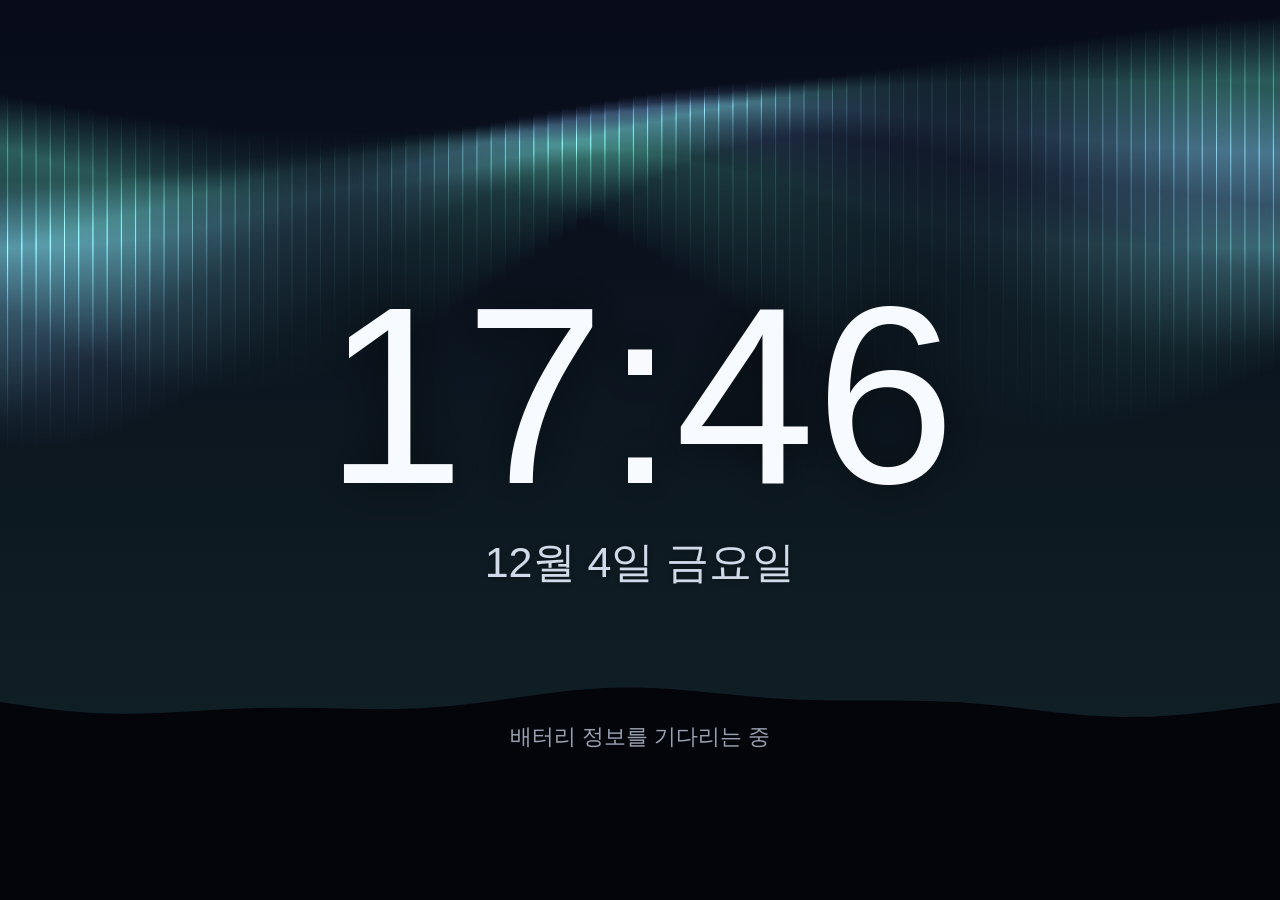
<file: creator-kit/web-samples/aurora-clock/web/index.html>
<!doctype html>
<html lang="ko">
<meta charset="utf-8">
<meta name="viewport" content="width=device-width,initial-scale=1">
<title>오로라 시계 · 웹 샘플</title>
<style>html,body{margin:0;height:100%;overflow:hidden;background:#05070d}canvas{display:block;width:100%;height:100%}</style>
<canvas id="scene"></canvas>
<script src="common.js"></script>
<script src="scene.js"></script>
</html>
</file>
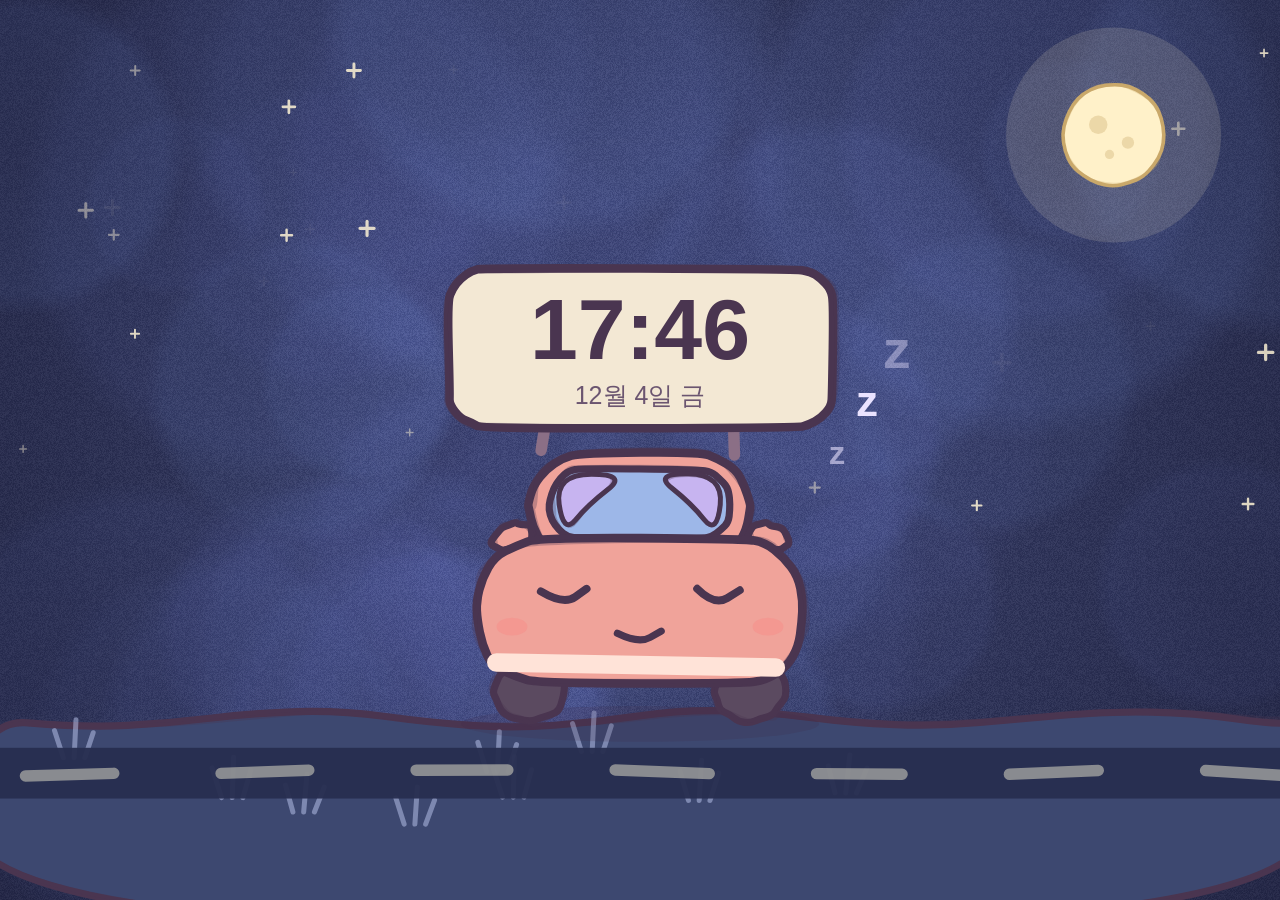
<file: creator-kit/web-samples/bangul-car/web/index.html>
<!doctype html>
<html lang="ko">
<meta charset="utf-8">
<meta name="viewport" content="width=device-width,initial-scale=1">
<title>꼬마차 방울 · 캐릭터 샘플</title>
<style>html,body{margin:0;height:100%;overflow:hidden;background:#FBF5EC}canvas{display:block;width:100%;height:100%}</style>
<canvas id="scene"></canvas>
<script src="common.js"></script>
<script src="sketch.js"></script>
<script src="scene.js"></script>
</html>
</file>
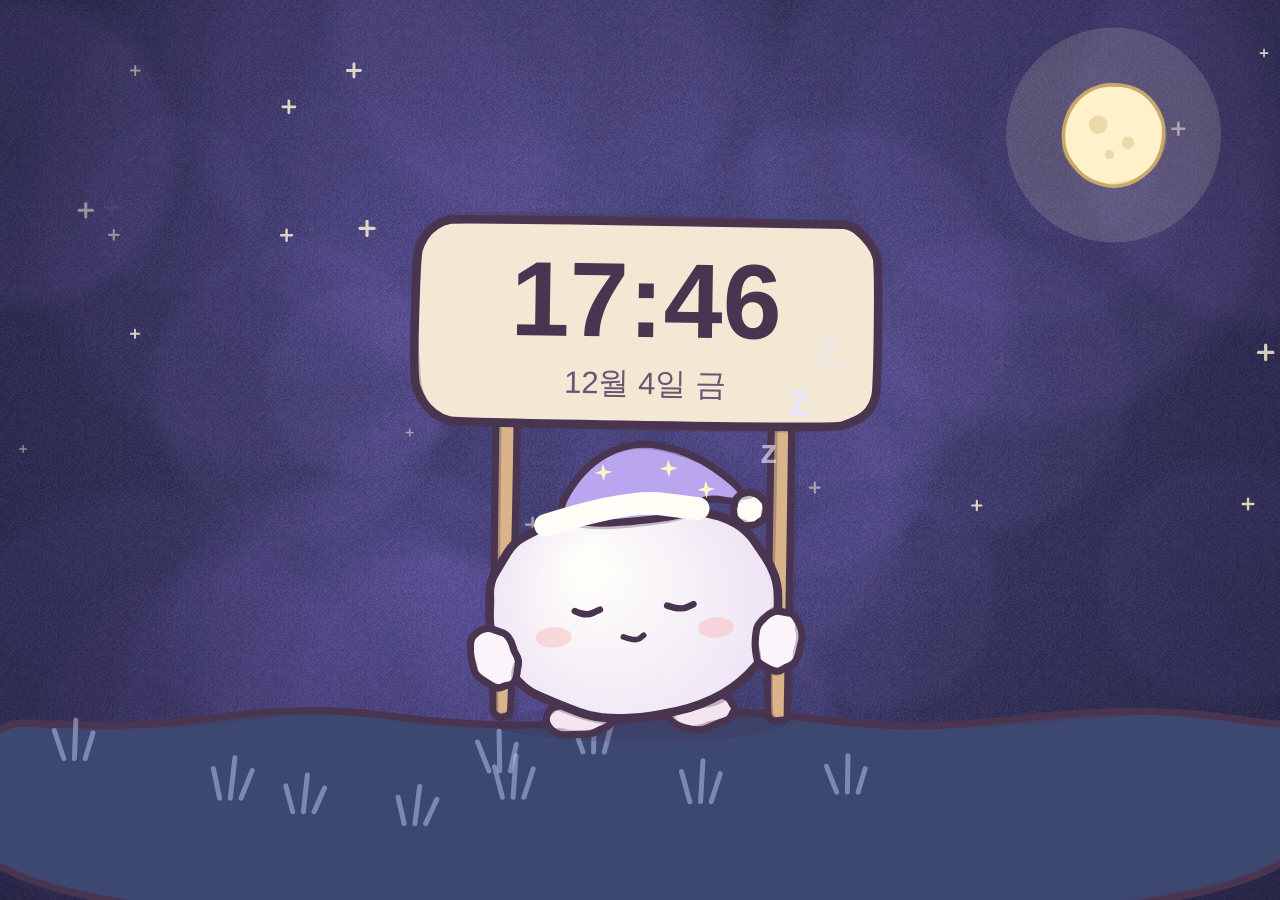
<file: creator-kit/web-samples/monggeul-cloud/web/index.html>
<!doctype html>
<html lang="ko">
<meta charset="utf-8">
<meta name="viewport" content="width=device-width,initial-scale=1">
<title>구름떡 몽글 · 캐릭터 샘플</title>
<style>html,body{margin:0;height:100%;overflow:hidden;background:#FBF5EC}canvas{display:block;width:100%;height:100%}</style>
<canvas id="scene"></canvas>
<script src="common.js"></script>
<script src="sketch.js"></script>
<script src="scene.js"></script>
</html>
</file>
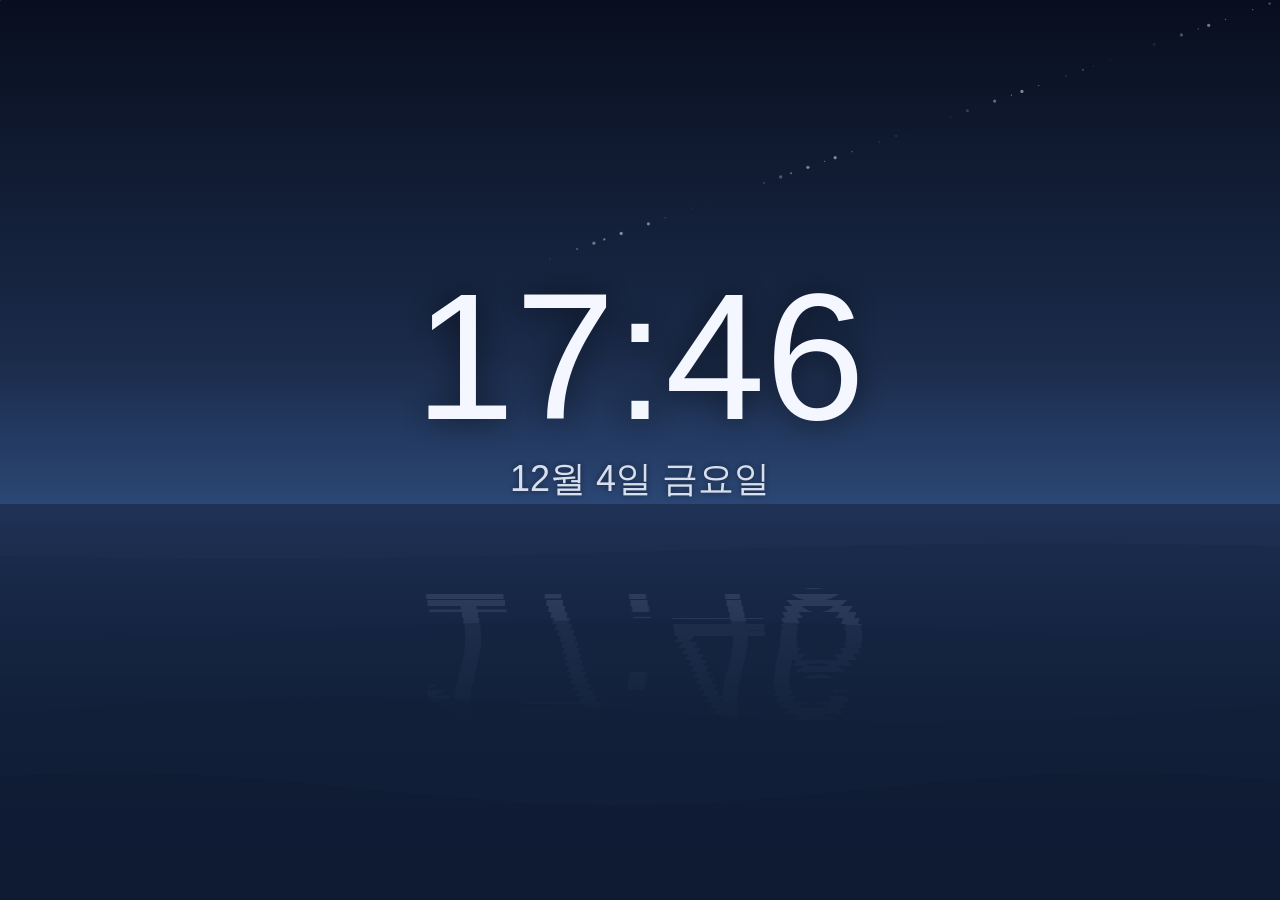
<file: creator-kit/web-samples/night-sea-radio/web/index.html>
<!doctype html>
<html lang="ko">
<meta charset="utf-8">
<meta name="viewport" content="width=device-width,initial-scale=1">
<title>밤바다 라디오 · 웹 샘플</title>
<style>html,body{margin:0;height:100%;overflow:hidden;background:#05070d}canvas{display:block;width:100%;height:100%}</style>
<canvas id="scene"></canvas>
<script src="common.js"></script>
<script src="scene.js"></script>
</html>
</file>
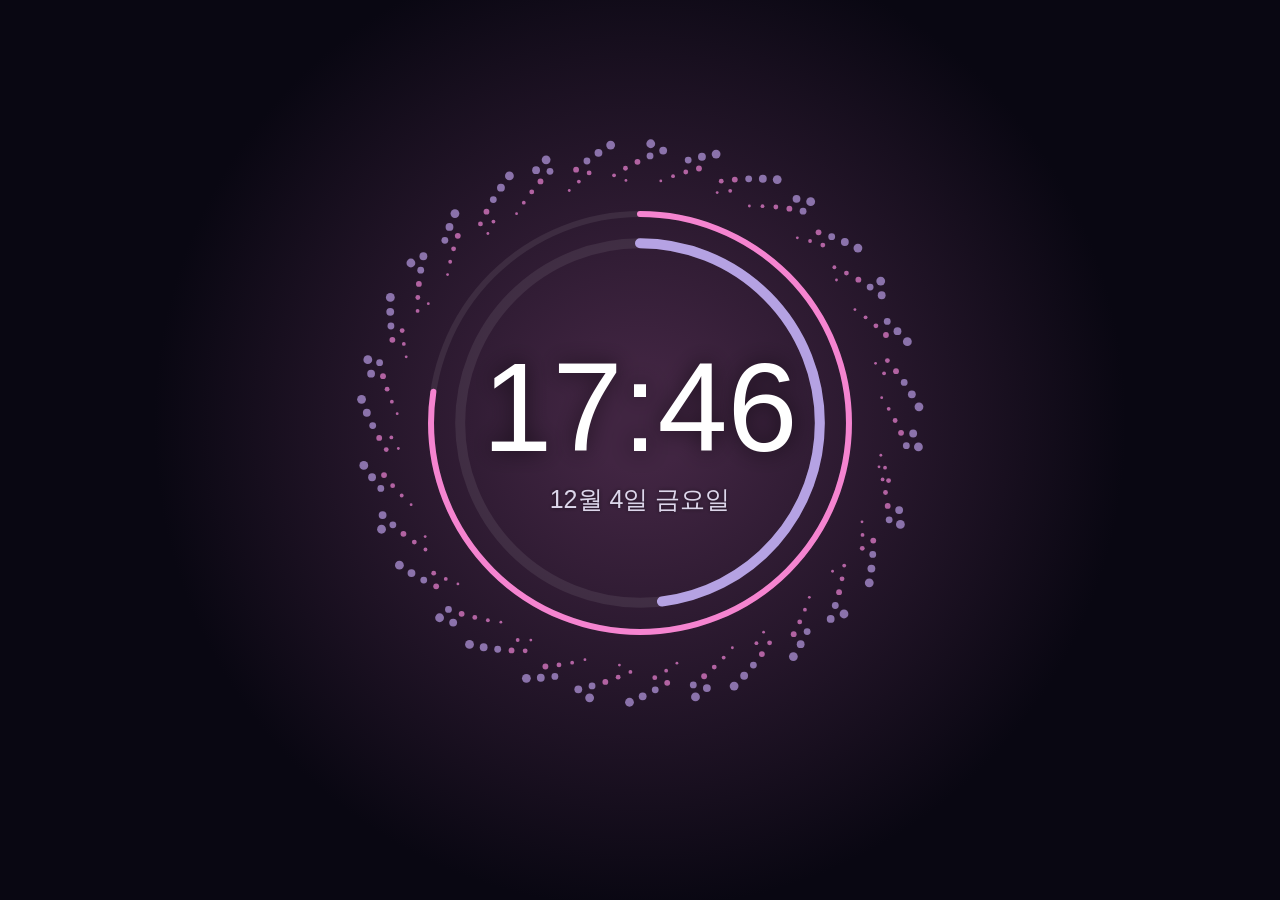
<file: creator-kit/web-samples/particle-beat/web/index.html>
<!doctype html>
<html lang="ko">
<meta charset="utf-8">
<meta name="viewport" content="width=device-width,initial-scale=1">
<title>파티클 비트 · 웹 샘플</title>
<style>html,body{margin:0;height:100%;overflow:hidden;background:#05070d}canvas{display:block;width:100%;height:100%}</style>
<canvas id="scene"></canvas>
<script src="common.js"></script>
<script src="scene.js"></script>
</html>
</file>
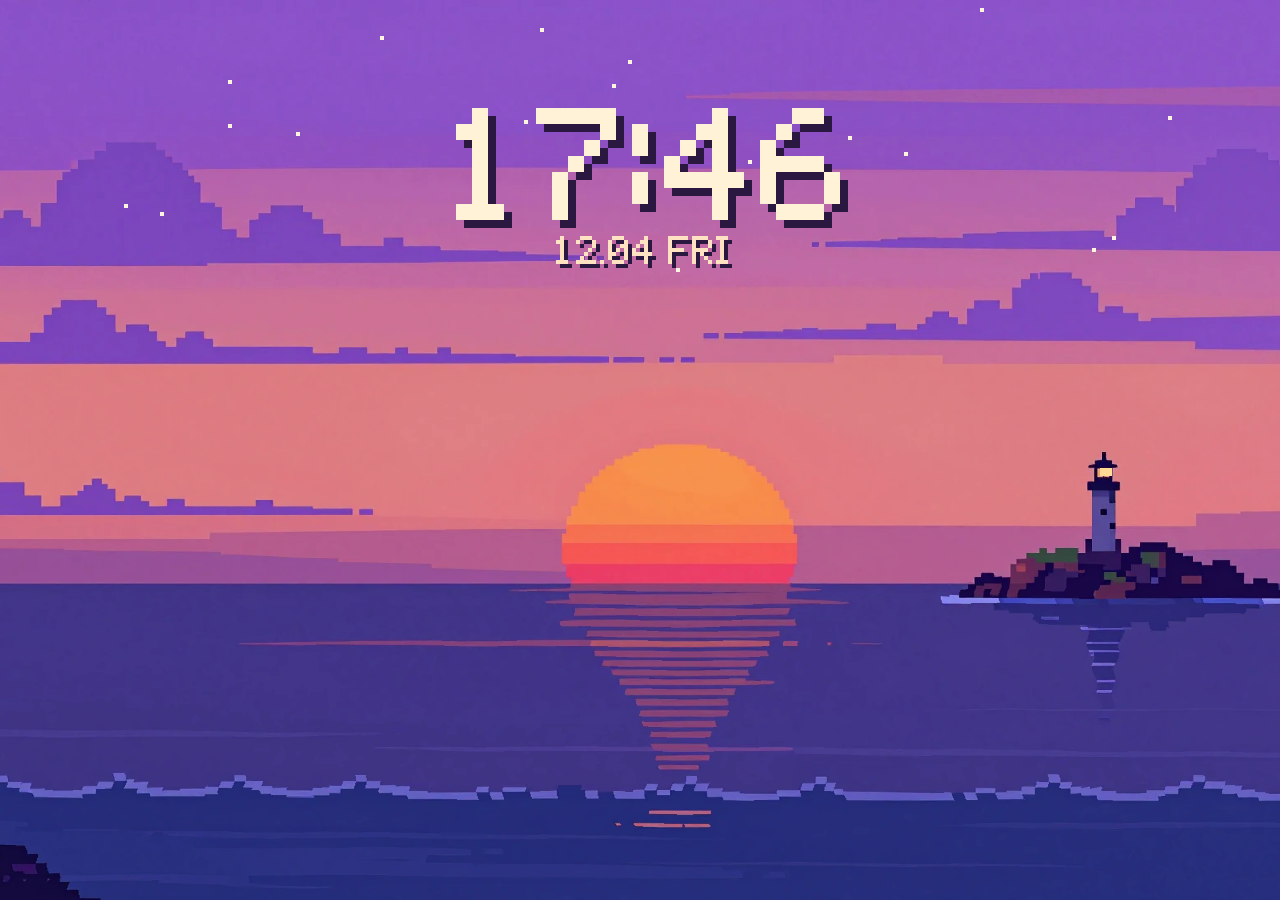
<file: creator-kit/web-samples/pixel-sunset/web/index.html>
<!doctype html>
<html lang="ko">
<meta charset="utf-8">
<meta name="viewport" content="width=device-width,initial-scale=1">
<title>픽셀 노을</title>
<style>html,body{margin:0;height:100%;overflow:hidden;background:#05070d}canvas{position:absolute;inset:0;display:block;width:100%;height:100%}</style>
<canvas id="plate"></canvas>
<canvas id="scene"></canvas>
<script src="common.js"></script>
<script src="plate.js"></script>
<script src="scene.js"></script>
</html>
</file>
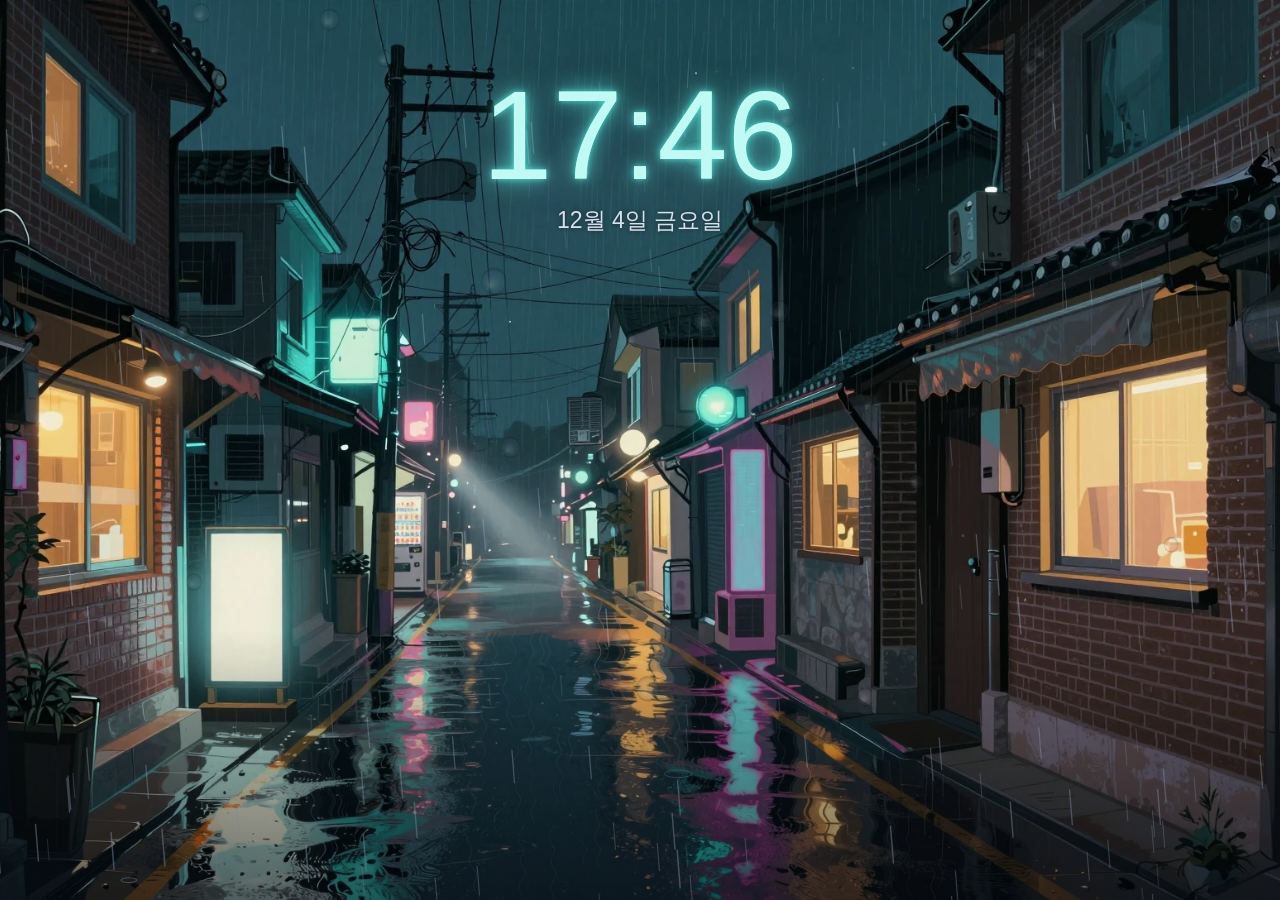
<file: creator-kit/web-samples/rain-alley/web/index.html>
<!doctype html>
<html lang="ko">
<meta charset="utf-8">
<meta name="viewport" content="width=device-width,initial-scale=1">
<title>비 오는 골목</title>
<style>html,body{margin:0;height:100%;overflow:hidden;background:#05070d}canvas{position:absolute;inset:0;display:block;width:100%;height:100%}</style>
<canvas id="plate"></canvas>
<canvas id="scene"></canvas>
<script src="common.js"></script>
<script src="plate.js"></script>
<script src="scene.js"></script>
</html>
</file>
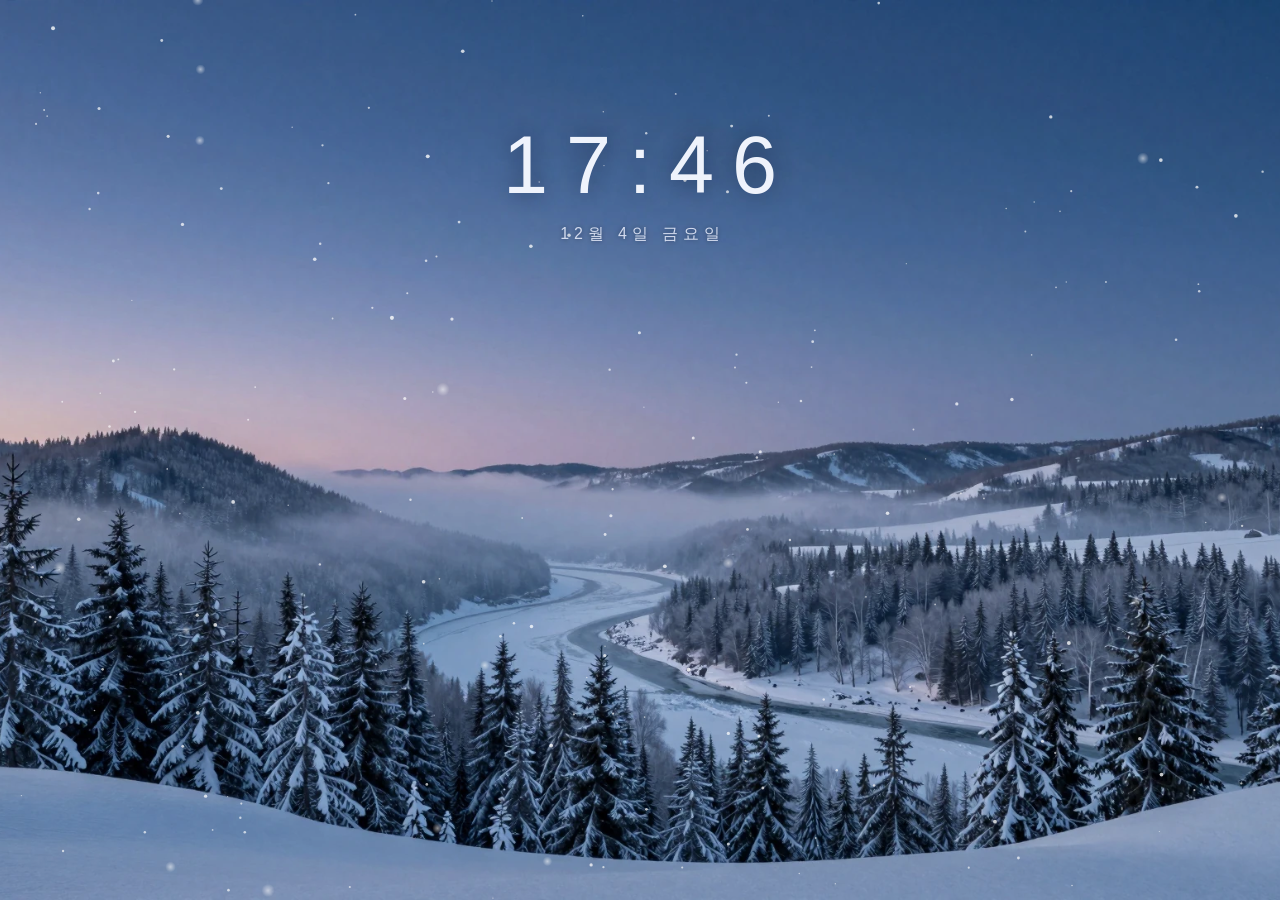
<file: creator-kit/web-samples/snow-valley/web/index.html>
<!doctype html>
<html lang="ko">
<meta charset="utf-8">
<meta name="viewport" content="width=device-width,initial-scale=1">
<title>눈 내린 숲</title>
<style>html,body{margin:0;height:100%;overflow:hidden;background:#05070d}canvas{position:absolute;inset:0;display:block;width:100%;height:100%}</style>
<canvas id="plate"></canvas>
<canvas id="scene"></canvas>
<script src="common.js"></script>
<script src="plate.js"></script>
<script src="scene.js"></script>
</html>
</file>
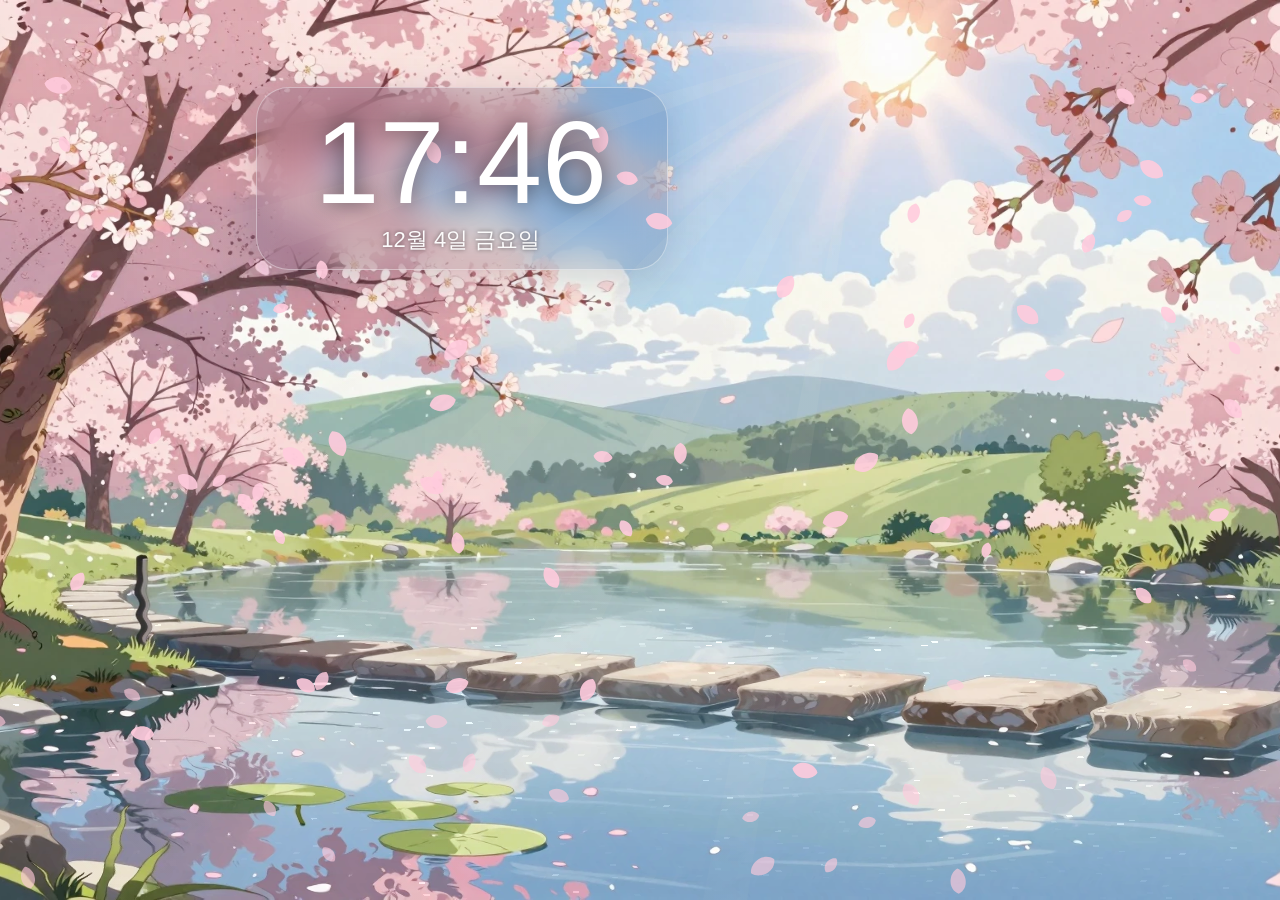
<file: creator-kit/web-samples/spring-pond/web/index.html>
<!doctype html>
<html lang="ko">
<meta charset="utf-8">
<meta name="viewport" content="width=device-width,initial-scale=1">
<title>봄날 연못</title>
<style>html,body{margin:0;height:100%;overflow:hidden;background:#05070d}canvas{position:absolute;inset:0;display:block;width:100%;height:100%}</style>
<canvas id="plate"></canvas>
<canvas id="scene"></canvas>
<script src="common.js"></script>
<script src="plate.js"></script>
<script src="scene.js"></script>
</html>
</file>
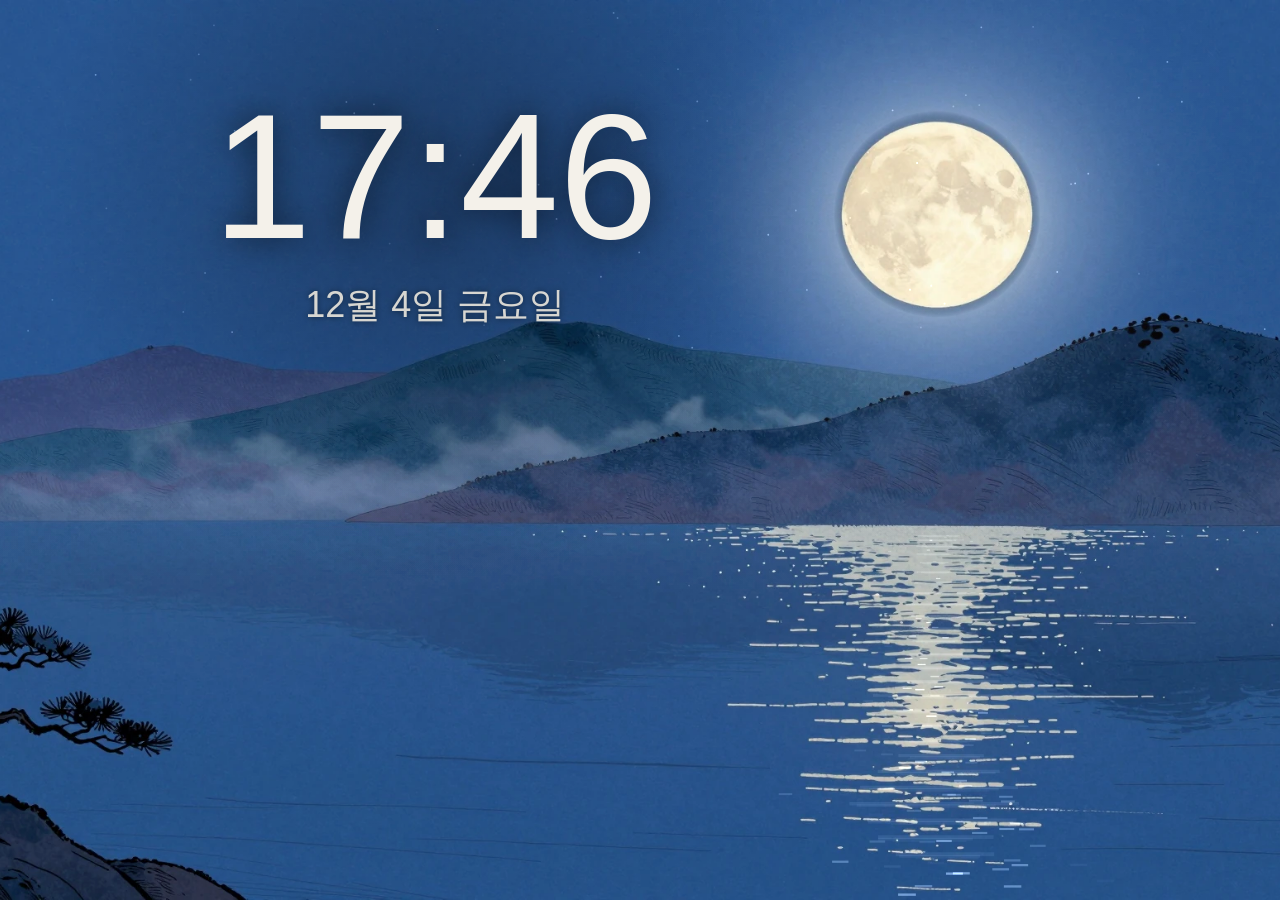
<file: creator-kit/web-samples/yunseul-lake/web/index.html>
<!doctype html>
<html lang="ko">
<meta charset="utf-8">
<meta name="viewport" content="width=device-width,initial-scale=1">
<title>윤슬 호수</title>
<style>html,body{margin:0;height:100%;overflow:hidden;background:#060a14}canvas{display:block;width:100%;height:100%}</style>
<canvas id="scene"></canvas>
<script src="common.js"></script>
<script src="scene.js"></script>
</html>
</file>
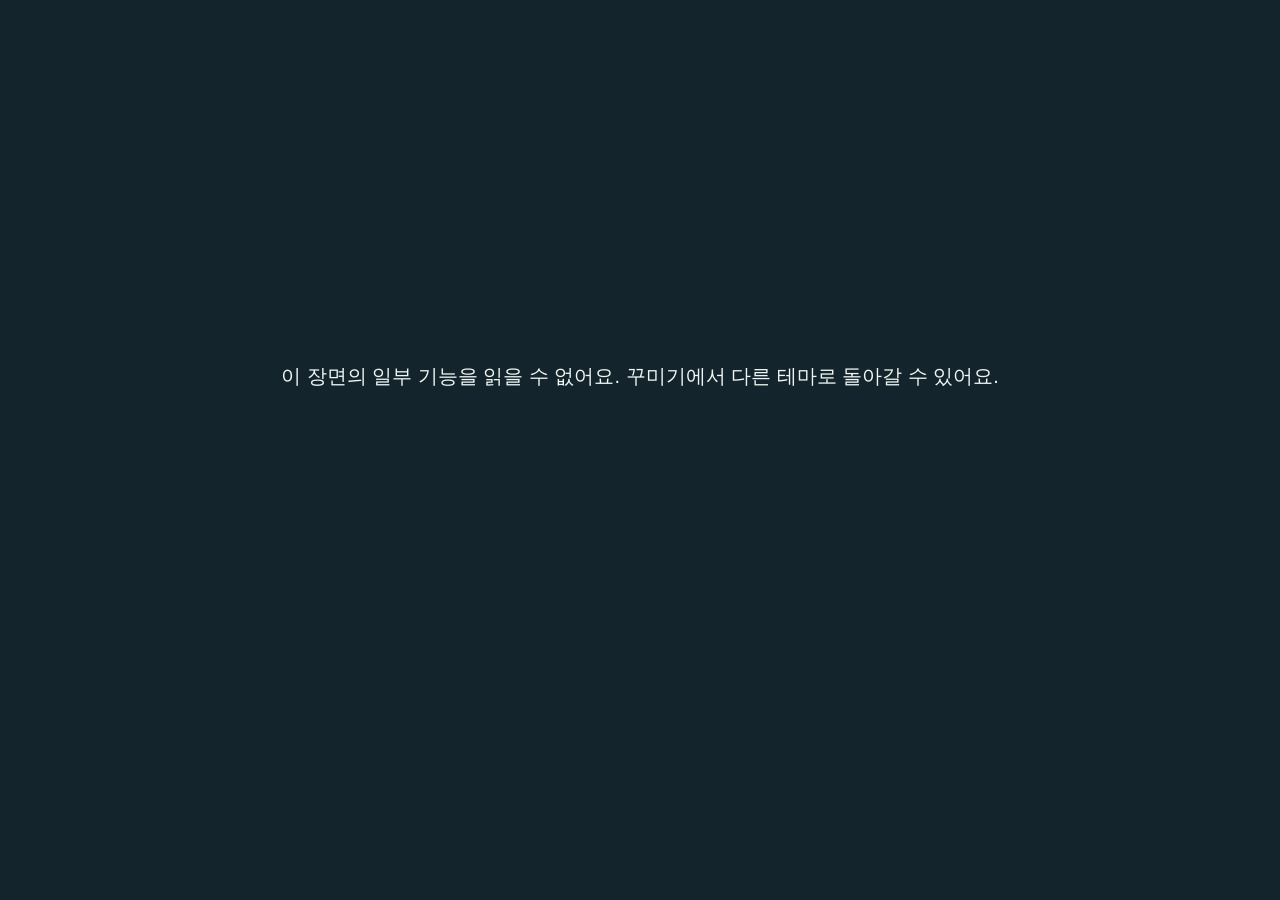
<file: app/src/main/assets/engine/index.html>
<!doctype html><meta charset="utf-8">
<meta http-equiv="Content-Security-Policy" content="default-src 'self' blob:; script-src 'self' 'unsafe-inline' blob:; style-src 'self' 'unsafe-inline'; connect-src 'self'; img-src 'self' blob: data:; media-src 'self' blob:; worker-src 'self' blob:">
<style>html,body,#scene{margin:0;width:100%;height:100%;overflow:hidden;background:#13242c}#status{position:absolute;top:40%;left:10%;width:80%;text-align:center;color:#eef5f2;font:20px sans-serif;line-height:1.6}</style>
<div id="scene"></div><div id="status">원본 장면을 준비하고 있어요</div>
<script src="webwallgl.global.min.js"></script><script>
(async()=>{
 window.engine=await WebWallGL.mount(document.querySelector('#scene'),{
  source:WebWallGL.httpSource('https://appassets.androidplatform.net/local/wallpaper'),fps:30,volume:0,fit:'cover',
  scripts:false,audio:null,media:null,
  onDiagnostic:(m,level)=>console.log('SCENE_DIAG '+level+' '+m),
  onError:e=>console.error('SCENE_ERROR '+e.message)
 });
 document.querySelector('#status').style.display='none';console.log('SCENE_READY');
 setInterval(()=>console.log('SCENE_STATS '+JSON.stringify(window.engine.stats)),5000);
})().catch(e=>{document.querySelector('#status').textContent='이 장면의 일부 기능을 읽을 수 없어요. 꾸미기에서 다른 테마로 돌아갈 수 있어요.';console.error('SCENE_FAILED '+e.stack)});
</script>
</file>
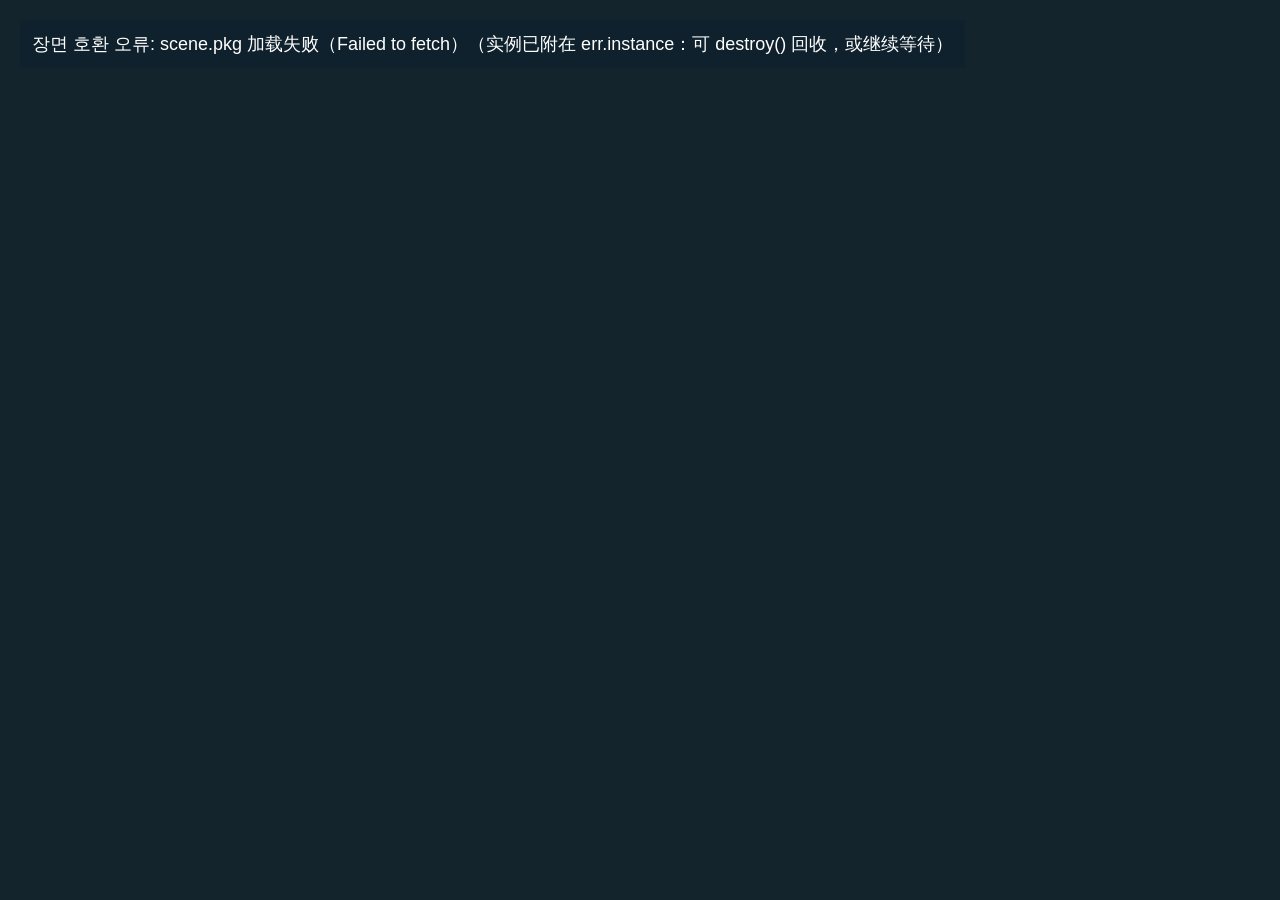
<file: checks/engine-probe/src/main/assets/index.html>
<!doctype html><meta charset="utf-8">
<meta http-equiv="Content-Security-Policy" content="default-src 'self' blob:; script-src 'self' 'unsafe-inline' 'unsafe-eval' blob:; style-src 'self' 'unsafe-inline'; connect-src 'self'; img-src 'self' blob: data:; media-src 'self' blob:; worker-src 'self' blob:">
<style>html,body,#scene{margin:0;width:100%;height:100%;overflow:hidden;background:#13242c}#status{position:absolute;z-index:2;top:20px;left:20px;color:white;background:#10212dde;padding:12px;font:18px sans-serif;max-width:85%}</style>
<div id="scene"></div><div id="status">원본 장면을 읽는 중…</div>
<script src="webwallgl.global.min.js"></script>
<script>
window.onerror=(m)=>{document.querySelector('#status').textContent='오류: '+m;console.error('PROBE_ERROR '+m)};
(async()=>{
 const gl=document.createElement('canvas').getContext('webgl2');console.log('WEBGL2 '+!!gl);
 const engine=await WebWallGL.mount(document.querySelector('#scene'),{source:WebWallGL.httpSource('https://appassets.androidplatform.net/local/wallpaper'),fps:30,volume:0,fit:'cover'});
 window.engine=engine;document.querySelector('#status').textContent='원본 scene.pkg 실시간 렌더링 실험 · WebWallGL';
 console.log('PROBE_READY');setInterval(()=>console.log('PROBE_STATS '+JSON.stringify(engine.getStats?.()??{})),5000);
})().catch(e=>{document.querySelector('#status').textContent='장면 호환 오류: '+e.message;console.error('PROBE_FAILED '+e.stack)});
</script>
</file>
